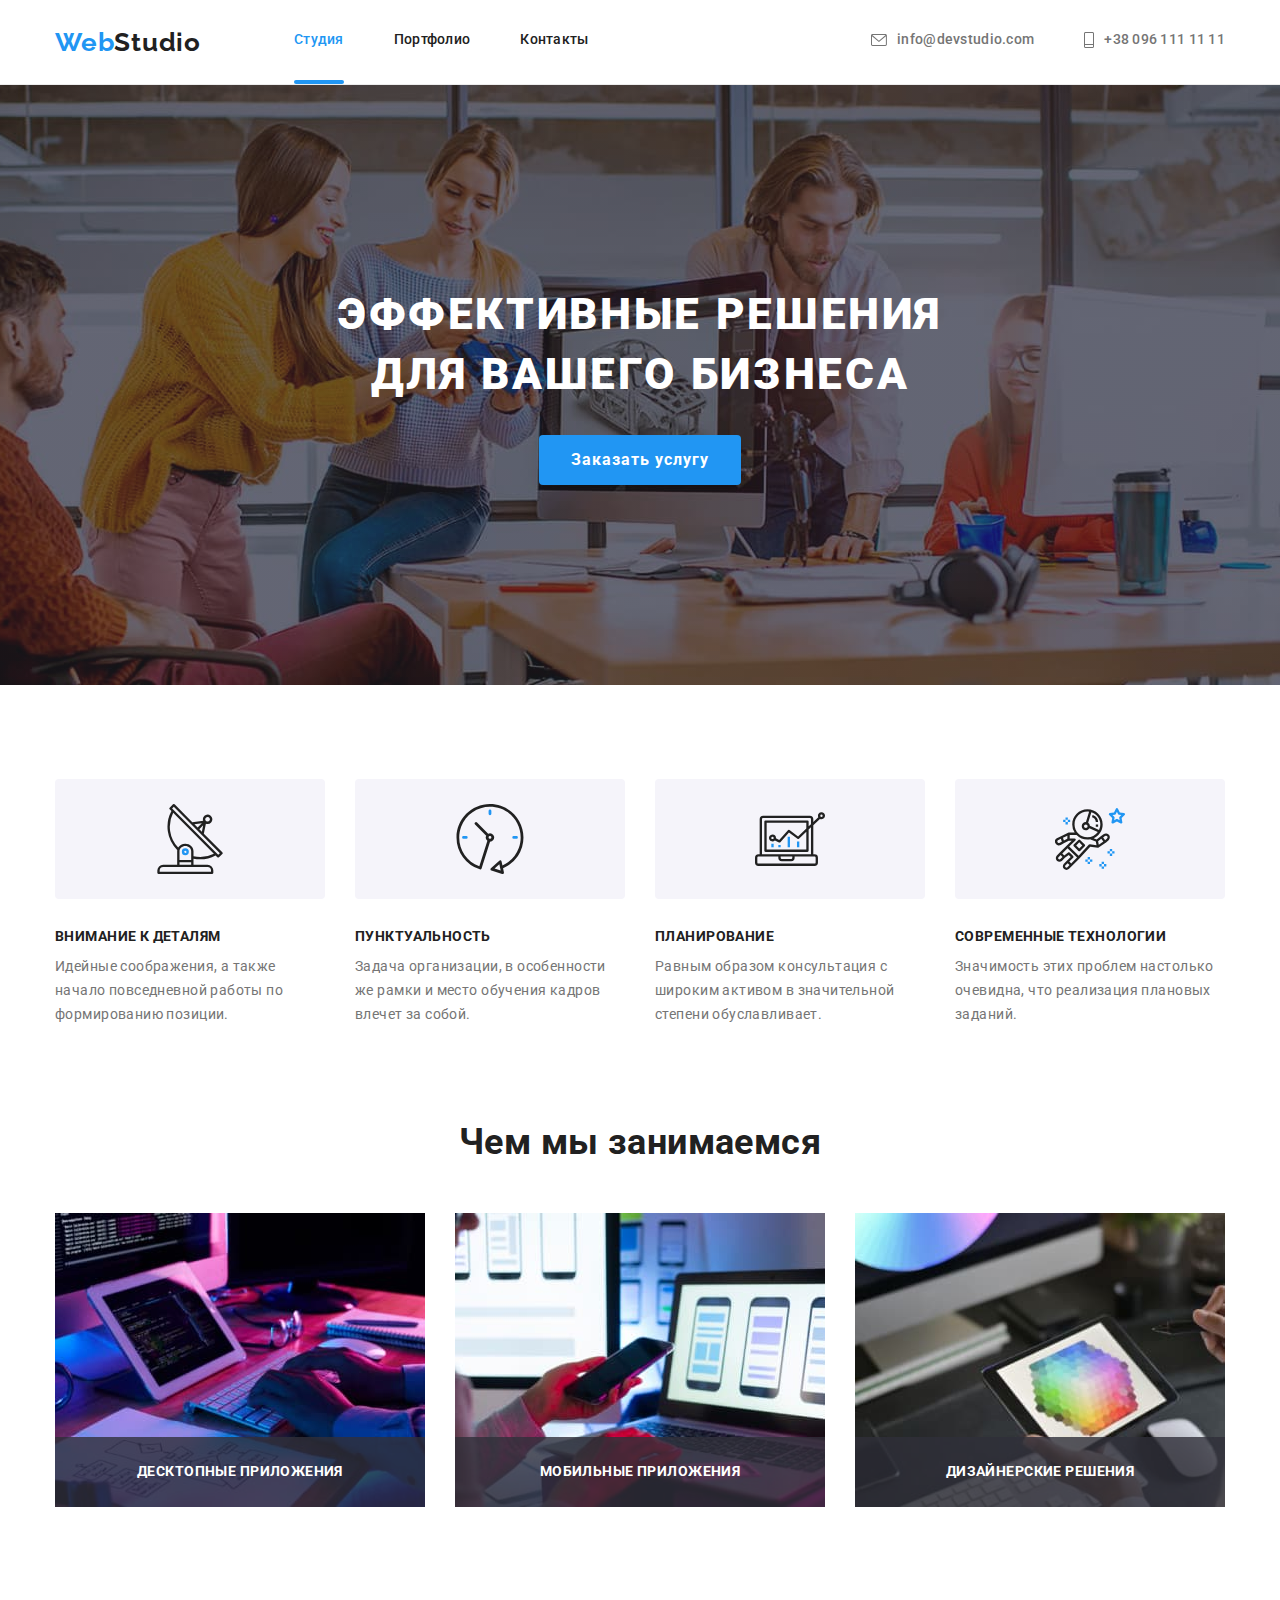
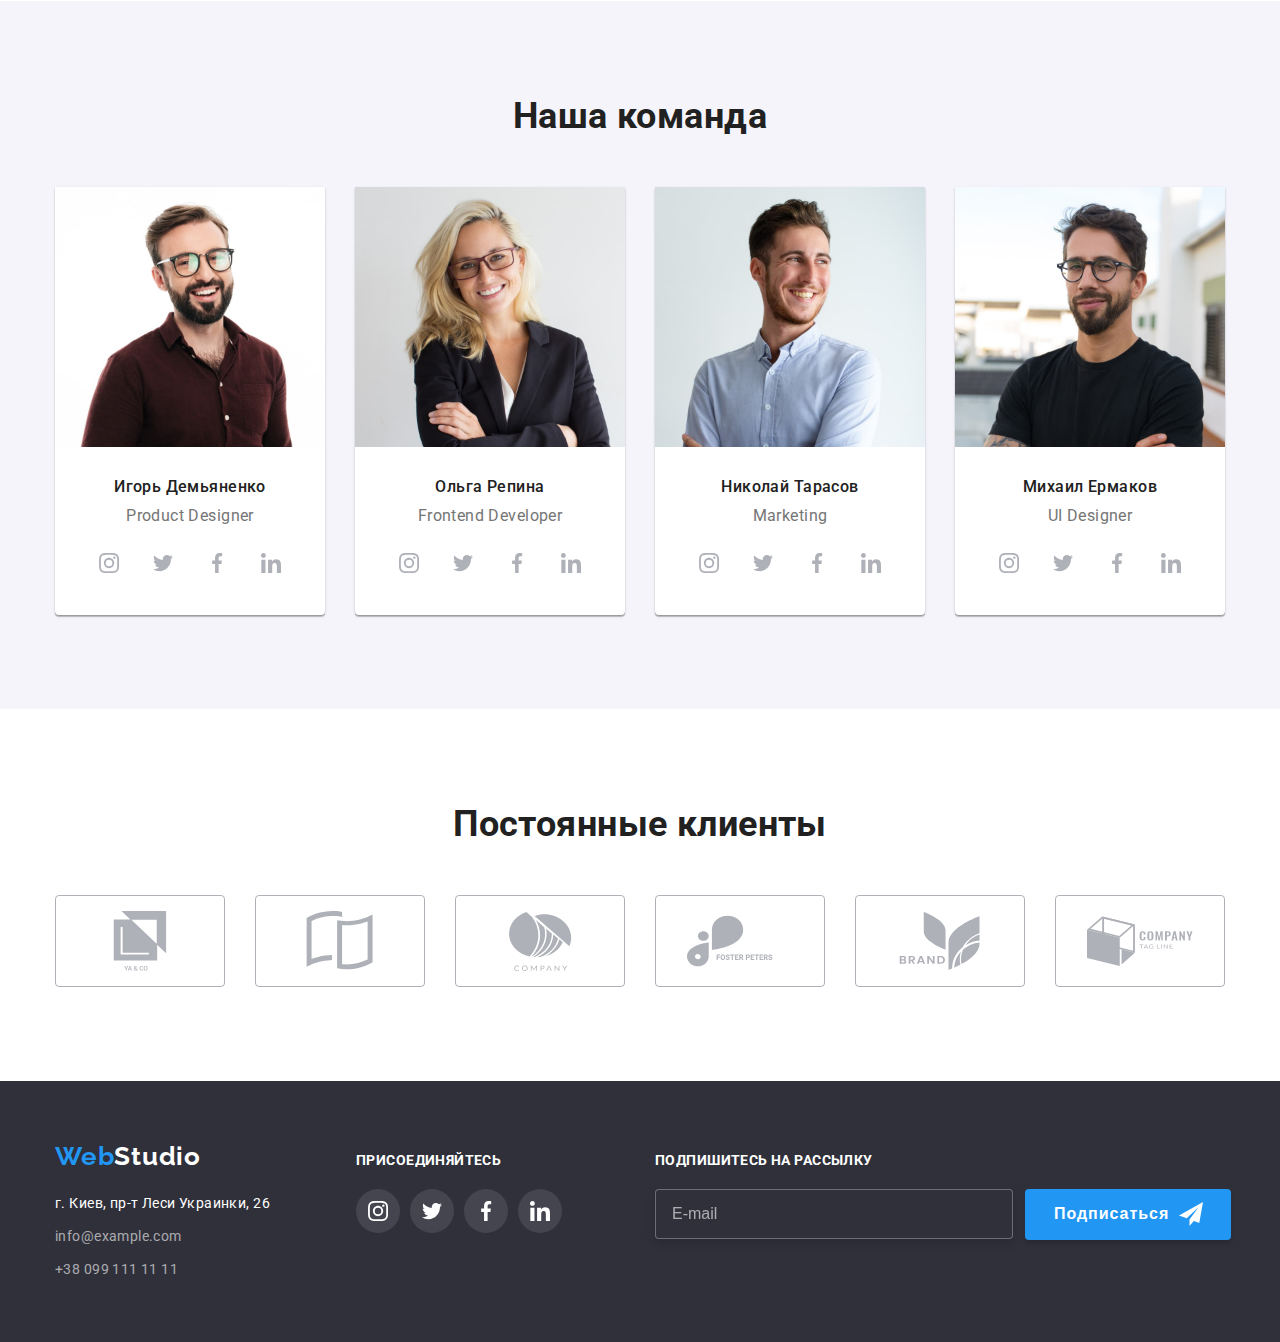
<file: index.html>
<!DOCTYPE html>
<html lang="ru">
   <head>
      <meta charset="UTF-8" />
      <meta http-equiv="X-UA-Compatible" content="IE=edge" />
      <meta name="viewport" content="width=device-width, initial-scale=1.0" />
      <title>Document</title>

      <link rel="preconnect" href="https://fonts.googleapis.com" />
      <link rel="preconnect" href="https://fonts.gstatic.com" crossorigin />
      <link
         href="https://fonts.googleapis.com/css2?family=Raleway:wght@700&family=Roboto:wght@400;500;700;900&display=swap"
         rel="stylesheet"
      />
      <link
         rel="stylesheet"
         href="https://cdnjs.cloudflare.com/ajax/libs/modern-normalize/1.1.0/modern-normalize.min.css"
         integrity="sha512-wpPYUAdjBVSE4KJnH1VR1HeZfpl1ub8YT/NKx4PuQ5NmX2tKuGu6U/JRp5y+Y8XG2tV+wKQpNHVUX03MfMFn9Q=="
         crossorigin="anonymous"
         referrerpolicy="no-referrer"
      />
      <link rel="stylesheet" href="./css/main.min.css" />
   </head>

   <body>
      <header class="header">
         <div class="container header__container">
            <nav class="page-nav">
               <a href="./index.html" lang="en" class="logo"
                  >Web<span class="logo__title">Studio</span></a
               >
               <ul class="nav-links">
                  <li class="nav-links__item">
                     <a class="nav-links__link current-link" href="./index.html"
                        >Студия</a
                     >
                     <div class="hover-line"></div>
                  </li>
                  <li class="nav-links__item">
                     <a
                        class="nav-links__link"
                        href="./portfolio.html"
                        lang="en"
                        >Портфолио</a
                     >
                  </li>
                  <li class="nav-links__item">
                     <a class="nav-links__link" href="#">Контакты</a>
                  </li>
               </ul>
            </nav>
            <ul class="contacts">
               <li class="contacts__item">
                  <a
                     class="contacts__link"
                     href="mailto:info@devstudio.com"
                     lang="en"
                  >
                     <svg class="contacts__icon" width="16" height="12">
                        <use href="./img/sprite.svg#icon-envelope-1"></use>
                     </svg>
                     info@devstudio.com
                  </a>
               </li>
               <li class="contacts__item">
                  <a class="contacts__link" href="tel:+380961111111">
                     <svg class="contacts__icon" width="10" height="16">
                        <use href="./img/sprite.svg#icon-phone"></use>
                     </svg>
                     +38 096 111 11 11</a
                  >
               </li>
            </ul>
         </div>
      </header>
      <main>
         <section class="hero">
            <h1 class="hero__title">Эффективные решения для вашего бизнеса</h1>
            <button type="button" class="modal-btn" data-modal-open>
               Заказать услугу
            </button>
         </section>

         <section class="section">
            <h2 class="section-title visually-hidden">Преимущества</h2>
            <div class="container">
               <ul class="feature-list">
                  <li class="feature-list__item">
                     <div class="wrapper-icon">
                        <svg width="70" height="70">
                           <use href="./img/sprite.svg#icon-antenna"></use>
                        </svg>
                     </div>
                     <h3 class="feature-list__title">Внимание к деталям</h3>
                     <p class="feature-list__description">
                        Идейные соображения, а также начало повседневной работы
                        по формированию позиции.
                     </p>
                  </li>

                  <li class="feature-list__item">
                     <div class="wrapper-icon">
                        <svg width="70" height="70">
                           <use href="./img/sprite.svg#icon-clock"></use>
                        </svg>
                     </div>
                     <h3 class="feature-list__title">Пунктуальность</h3>
                     <p class="feature-list__description">
                        Задача организации, в особенности же рамки и место
                        обучения кадров влечет за собой.
                     </p>
                  </li>

                  <li class="feature-list__item">
                     <div class="wrapper-icon">
                        <svg width="70" height="70">
                           <use href="./img/sprite.svg#icon-diagram"></use>
                        </svg>
                     </div>
                     <h3 class="feature-list__title">Планирование</h3>
                     <p class="feature-list__description">
                        Равным образом консультация с широким активом в
                        значительной степени обуславливает.
                     </p>
                  </li>
                  <li class="feature-list__item">
                     <div class="wrapper-icon">
                        <svg width="70" height="70">
                           <use href="./img/sprite.svg#icon-astronaut"></use>
                        </svg>
                     </div>
                     <h3 class="feature-list__title">Современные технологии</h3>
                     <p class="feature-list__description">
                        Значимость этих проблем настолько очевидна, что
                        реализация плановых заданий.
                     </p>
                  </li>
               </ul>
            </div>
         </section>

         <section class="services">
            <h2 class="section-title">Чем мы занимаемся</h2>
            <div class="container">
               <ul class="services-list">
                  <li class="services-item">
                     <img
                        src="./img/studio-page/what-we-are-doing-1img.jpg"
                        alt="печать на клавиатуре"
                        width="370"
                        height="294"
                     />
                     <div class="services-lable">
                        <p class="lable">Десктопные приложения</p>
                     </div>
                  </li>

                  <li class="services-item">
                     <img
                        src="./img/studio-page/what-we-are-doing-2img.jpg"
                        alt="использование телефона и ноутбука"
                        width="370"
                        height="294"
                     />
                     <div class="services-lable">
                        <p class="lable">Мобильные приложения</p>
                     </div>
                  </li>

                  <li class="services-item">
                     <img
                        src="./img/studio-page/what-we-are-doing-3img.jpg"
                        alt="работа с планшетом"
                        width="370"
                        height="294"
                     />
                     <div class="services-lable">
                        <p class="lable">Дизайнерские решения</p>
                     </div>
                  </li>
               </ul>
            </div>
         </section>

         <section class="section team">
            <h2 class="section-title">Наша команда</h2>
            <div class="container">
               <ul class="team-list">
                  <li class="team-list-item">
                     <img
                        src="./img/studio-page/product-designer-img.jpg"
                        alt="фото Product Designer"
                        width="270"
                        height="260"
                     />
                     <div class="team-wrapper-description">
                        <h3 class="team-member-name">Игорь Демьяненко</h3>
                        <p lang="en" class="description-position">
                           Product Designer
                        </p>
                        <ul class="social-list">
                           <li class="social-list-item">
                              <a href="" class="social-list-link"
                                 ><svg
                                    class="social-list-icon"
                                    width="20"
                                    height="20"
                                 >
                                    <use
                                       href="./img/sprite.svg#icon-instagram"
                                    ></use>
                                 </svg>
                              </a>
                           </li>
                           <li class="social-list-item">
                              <a href="" class="social-list-link"
                                 ><svg
                                    class="social-list-icon"
                                    width="20"
                                    height="20"
                                 >
                                    <use
                                       href="./img/sprite.svg#icon-twitter"
                                    ></use>
                                 </svg>
                              </a>
                           </li>
                           <li class="social-list-item">
                              <a href="" class="social-list-link"
                                 ><svg
                                    class="social-list-icon"
                                    width="20"
                                    height="20"
                                 >
                                    <use
                                       href="./img/sprite.svg#icon-facebook"
                                    ></use>
                                 </svg>
                              </a>
                           </li>
                           <li class="social-list-item">
                              <a href="" class="social-list-link"
                                 ><svg
                                    class="social-list-icon"
                                    width="20"
                                    height="20"
                                 >
                                    <use
                                       href="./img/sprite.svg#icon-linkedin"
                                    ></use>
                                 </svg>
                              </a>
                           </li>
                        </ul>
                     </div>
                  </li>

                  <li class="team-list-item">
                     <img
                        src="./img/studio-page/frontend-developer-img.jpg"
                        alt="фото Frontend Developer"
                        width="270"
                        height="260"
                     />
                     <div class="team-wrapper-description">
                        <h3 class="team-member-name">Ольга Репина</h3>
                        <p lang="en" class="description-position">
                           Frontend Developer
                        </p>
                        <ul class="social-list">
                           <li class="social-list-item">
                              <a href="" class="social-list-link"
                                 ><svg
                                    class="social-list-icon"
                                    width="20"
                                    height="20"
                                 >
                                    <use
                                       href="./img/sprite.svg#icon-instagram"
                                    ></use>
                                 </svg>
                              </a>
                           </li>
                           <li class="social-list-item">
                              <a href="" class="social-list-link"
                                 ><svg
                                    class="social-list-icon"
                                    width="20"
                                    height="20"
                                 >
                                    <use
                                       href="./img/sprite.svg#icon-twitter"
                                    ></use>
                                 </svg>
                              </a>
                           </li>
                           <li class="social-list-item">
                              <a href="" class="social-list-link"
                                 ><svg
                                    class="social-list-icon"
                                    width="20"
                                    height="20"
                                 >
                                    <use
                                       href="./img/sprite.svg#icon-facebook"
                                    ></use>
                                 </svg>
                              </a>
                           </li>
                           <li class="social-list-item">
                              <a href="" class="social-list-link"
                                 ><svg
                                    class="social-list-icon"
                                    width="20"
                                    height="20"
                                 >
                                    <use
                                       href="./img/sprite.svg#icon-linkedin"
                                    ></use>
                                 </svg>
                              </a>
                           </li>
                        </ul>
                     </div>
                  </li>

                  <li class="team-list-item">
                     <img
                        src="./img/studio-page/marketing-img.jpg"
                        alt="фото Marketing"
                        width="270"
                        height="260"
                     />
                     <div class="team-wrapper-description">
                        <h3 class="team-member-name">Николай Тарасов</h3>
                        <p lang="en" class="description-position">Marketing</p>
                        <ul class="social-list">
                           <li class="social-list-item">
                              <a href="" class="social-list-link"
                                 ><svg
                                    class="social-list-icon"
                                    width="20"
                                    height="20"
                                 >
                                    <use
                                       href="./img/sprite.svg#icon-instagram"
                                    ></use>
                                 </svg>
                              </a>
                           </li>
                           <li class="social-list-item">
                              <a href="" class="social-list-link"
                                 ><svg
                                    class="social-list-icon"
                                    width="20"
                                    height="20"
                                 >
                                    <use
                                       href="./img/sprite.svg#icon-twitter"
                                    ></use>
                                 </svg>
                              </a>
                           </li>
                           <li class="social-list-item">
                              <a href="" class="social-list-link"
                                 ><svg
                                    class="social-list-icon"
                                    width="20"
                                    height="20"
                                 >
                                    <use
                                       href="./img/sprite.svg#icon-facebook"
                                    ></use>
                                 </svg>
                              </a>
                           </li>
                           <li class="social-list-item">
                              <a href="" class="social-list-link"
                                 ><svg
                                    class="social-list-icon"
                                    width="20"
                                    height="20"
                                 >
                                    <use
                                       href="./img/sprite.svg#icon-linkedin"
                                    ></use>
                                 </svg>
                              </a>
                           </li>
                        </ul>
                     </div>
                  </li>

                  <li class="team-list-item">
                     <img
                        src="./img/studio-page/ui-gesigner-img.jpg"
                        alt="фото UI Designer"
                        width="270"
                        height="260"
                     />
                     <div class="team-wrapper-description">
                        <h3 class="team-member-name">Михаил Ермаков</h3>
                        <p lang="en" class="description-position">
                           UI Designer
                        </p>
                        <ul class="social-list">
                           <li class="social-list-item">
                              <a href="" class="social-list-link"
                                 ><svg
                                    class="social-list-icon"
                                    width="20"
                                    height="20"
                                 >
                                    <use
                                       href="./img/sprite.svg#icon-instagram"
                                    ></use>
                                 </svg>
                              </a>
                           </li>
                           <li class="social-list-item">
                              <a href="" class="social-list-link"
                                 ><svg
                                    class="social-list-icon"
                                    width="20"
                                    height="20"
                                 >
                                    <use
                                       href="./img/sprite.svg#icon-twitter"
                                    ></use>
                                 </svg>
                              </a>
                           </li>
                           <li class="social-list-item">
                              <a href="" class="social-list-link"
                                 ><svg
                                    class="social-list-icon"
                                    width="20"
                                    height="20"
                                 >
                                    <use
                                       href="./img/sprite.svg#icon-facebook"
                                    ></use>
                                 </svg>
                              </a>
                           </li>
                           <li class="social-list-item">
                              <a href="" class="social-list-link"
                                 ><svg
                                    class="social-list-icon"
                                    width="20"
                                    height="20"
                                 >
                                    <use
                                       href="./img/sprite.svg#icon-linkedin"
                                    ></use>
                                 </svg>
                              </a>
                           </li>
                        </ul>
                     </div>
                  </li>
               </ul>
            </div>
         </section>
         <section class="section clients-section">
            <h2 class="section-title">Постоянные клиенты</h2>
            <div class="container">
               <ul class="clients-list">
                  <li class="clients-list-item">
                     <a href="" class="clients-list-link">
                        <div class="wrapper-clients-icon">
                           <svg
                              class="clients-list-icon"
                              width="106"
                              height="60"
                           >
                              <use href="./img/sprite.svg#icon-company1"></use>
                           </svg>
                        </div>
                     </a>
                  </li>
                  <li class="clients-list-item">
                     <a href="" class="clients-list-link">
                        <div class="wrapper-clients-icon">
                           <svg
                              class="clients-list-icon"
                              width="106"
                              height="60"
                           >
                              <use href="./img/sprite.svg#icon-company2"></use>
                           </svg>
                        </div>
                     </a>
                  </li>
                  <li class="clients-list-item">
                     <a href="" class="clients-list-link">
                        <div class="wrapper-clients-icon">
                           <svg
                              class="clients-list-icon"
                              width="106"
                              height="60"
                           >
                              <use href="./img/sprite.svg#icon-company3"></use>
                           </svg>
                        </div>
                     </a>
                  </li>
                  <li class="clients-list-item">
                     <a href="" class="clients-list-link">
                        <div class="wrapper-clients-icon">
                           <svg
                              class="clients-list-icon"
                              width="106"
                              height="60"
                           >
                              <use href="./img/sprite.svg#icon-company4"></use>
                           </svg>
                        </div>
                     </a>
                  </li>
                  <li class="clients-list-item">
                     <a href="" class="clients-list-link">
                        <div class="wrapper-clients-icon">
                           <svg
                              class="clients-list-icon"
                              width="106"
                              height="60"
                           >
                              <use href="./img/sprite.svg#icon-company5"></use>
                           </svg>
                        </div>
                     </a>
                  </li>
                  <li class="clients-list-item">
                     <a href="" class="clients-list-link">
                        <div class="wrapper-clients-icon">
                           <svg
                              class="clients-list-icon"
                              width="106"
                              height="60"
                           >
                              <use href="./img/sprite.svg#icon-company6"></use>
                           </svg>
                        </div>
                     </a>
                  </li>
               </ul>
            </div>
         </section>
      </main>
      <footer class="footer">
         <div class="container footer-container">
            <div class="footer-adsress-block">
               <a href="./index.html" lang="en" class="logo"
                  >Web<span class="logo-footer__title">Studio</span></a
               >
               <address class="address">
                  г. Киев, пр-т Леси Украинки, 26
               </address>
               <ul class="contacts-footer">
                  <li class="contacts-item-footer">
                     <a
                        href="mailto:info@example.com"
                        class="contacts-link-footer"
                        lang="en"
                        >info@example.com</a
                     >
                  </li>
                  <li class="contacts-item-footer">
                     <a href="tel:+380991111111" class="contacts-link-footer"
                        >+38 099 111 11 11</a
                     >
                  </li>
               </ul>
            </div>
            <div class="contact-us-block">
               <h3 class="social-list-footer-title">присоединяйтесь</h3>
               <ul class="social-list-footer">
                  <li class="social-list-item">
                     <a href="" class="social-list-link-footer"
                        ><svg
                           class="social-list-icon-footer"
                           width="20"
                           height="20"
                        >
                           <use href="./img/sprite.svg#icon-instagram"></use>
                        </svg>
                     </a>
                  </li>
                  <li class="social-list-item">
                     <a href="" class="social-list-link-footer"
                        ><svg
                           class="social-list-icon-footer"
                           width="20"
                           height="20"
                        >
                           <use href="./img/sprite.svg#icon-twitter"></use>
                        </svg>
                     </a>
                  </li>
                  <li class="social-list-item">
                     <a href="" class="social-list-link-footer"
                        ><svg
                           class="social-list-icon-footer"
                           width="20"
                           height="20"
                        >
                           <use href="./img/sprite.svg#icon-facebook"></use>
                        </svg>
                     </a>
                  </li>
                  <li class="social-list-item">
                     <a href="" class="social-list-link-footer"
                        ><svg
                           class="social-list-icon-footer"
                           width="20"
                           height="20"
                        >
                           <use href="./img/sprite.svg#icon-linkedin"></use>
                        </svg>
                     </a>
                  </li>
               </ul>
            </div>
            <form class="contact-form-footer" method="post">
               <strong class="subscribe-us-title"
                  >Подпишитесь на рассылку</strong
               >
               <span class="contact-footer-wrapper">
                  <input
                     name="contact-email"
                     type="email"
                     class="contact-form-email"
                     placeholder="E-mail"
                  />

                  <button type="submit" class="contact-form-footer-btn">
                     Подписаться
                     <svg class="icon-send-email" width="24" height="24">
                        <use href="./img/sprite.svg#icon-send"></use>
                     </svg>
                  </button>
               </span>
            </form>
         </div>
      </footer>
      <div class="backdrop is-hidden" data-modal>
         <div class="modal">
            <button type="button" class="close-modal-button" data-modal-close>
               <svg class="close-modal-icon" width="18" height="18">
                  <use href="./img/sprite.svg#icon-close"></use>
               </svg>
            </button>
            <form class="contact-form">
               <strong class="contact-form-title"
                  >Оставьте свои данные, мы вам перезвоним</strong
               >
               <label class="contact-form-field">
                  <span class="contact-form-fiel-title"> Имя</span>
                  <span class="contact-form-input-wrapper">
                     <input
                        type="text"
                        class="contact-form-input"
                        name="user-name"
                     />
                     <svg class="contact-form-icon" width="18" height="18">
                        <use href="./img/sprite.svg#icon-user-name"></use>
                     </svg> </span
               ></label>
               <label class="contact-form-field">
                  <span class="contact-form-fiel-title">Телефон</span>
                  <span class="contact-form-input-wrapper">
                     <input
                        type="tel"
                        class="contact-form-input"
                        name="user-phone-number"
                     />
                     <svg class="contact-form-icon" width="18" height="18">
                        <use
                           href="./img/sprite.svg#icon-user-phone-number"
                        ></use>
                     </svg> </span
               ></label>
               <label class="contact-form-field">
                  <span class="contact-form-fiel-title">Почта</span>
                  <span class="contact-form-input-wrapper">
                     <input
                        type="email"
                        class="contact-form-input"
                        name="user-email"
                     />
                     <svg class="contact-form-icon" width="18" height="18">
                        <use href="./img/sprite.svg#icon-user-email"></use>
                     </svg> </span
               ></label>
               <label class="contact-form-field">
                  <span class="contact-form-fiel-title">Комментарий</span>
                  <textarea
                     class="contact-form-message"
                     name="user-comment"
                     placeholder="Введите текст"
                  ></textarea>
               </label>
               <span class="contact-form-checkbox-wrapper">
                  <input
                     name="accept-policy"
                     class="contact-form-checkbox visually-hidden"
                     type="checkbox"
                     required
                     id="policy-checkbox"
                  />
                  <label
                     for="policy-checkbox"
                     class="contact-form-checkbox-label"
                  >
                     <span class="contact-form-checkbox-agreement"
                        >Соглашаюсь с рассылкой и принимаю&nbsp;</span
                     >
                     <a class="contact-form-checkbox-link" href="*"
                        >Условия договора</a
                     >
                  </label>
               </span>
               <button type="submit" class="contact-form-btn">Отправить</button>
            </form>
         </div>
      </div>
      <script src="./js/modal.js"></script>
   </body>
</html>
</file>
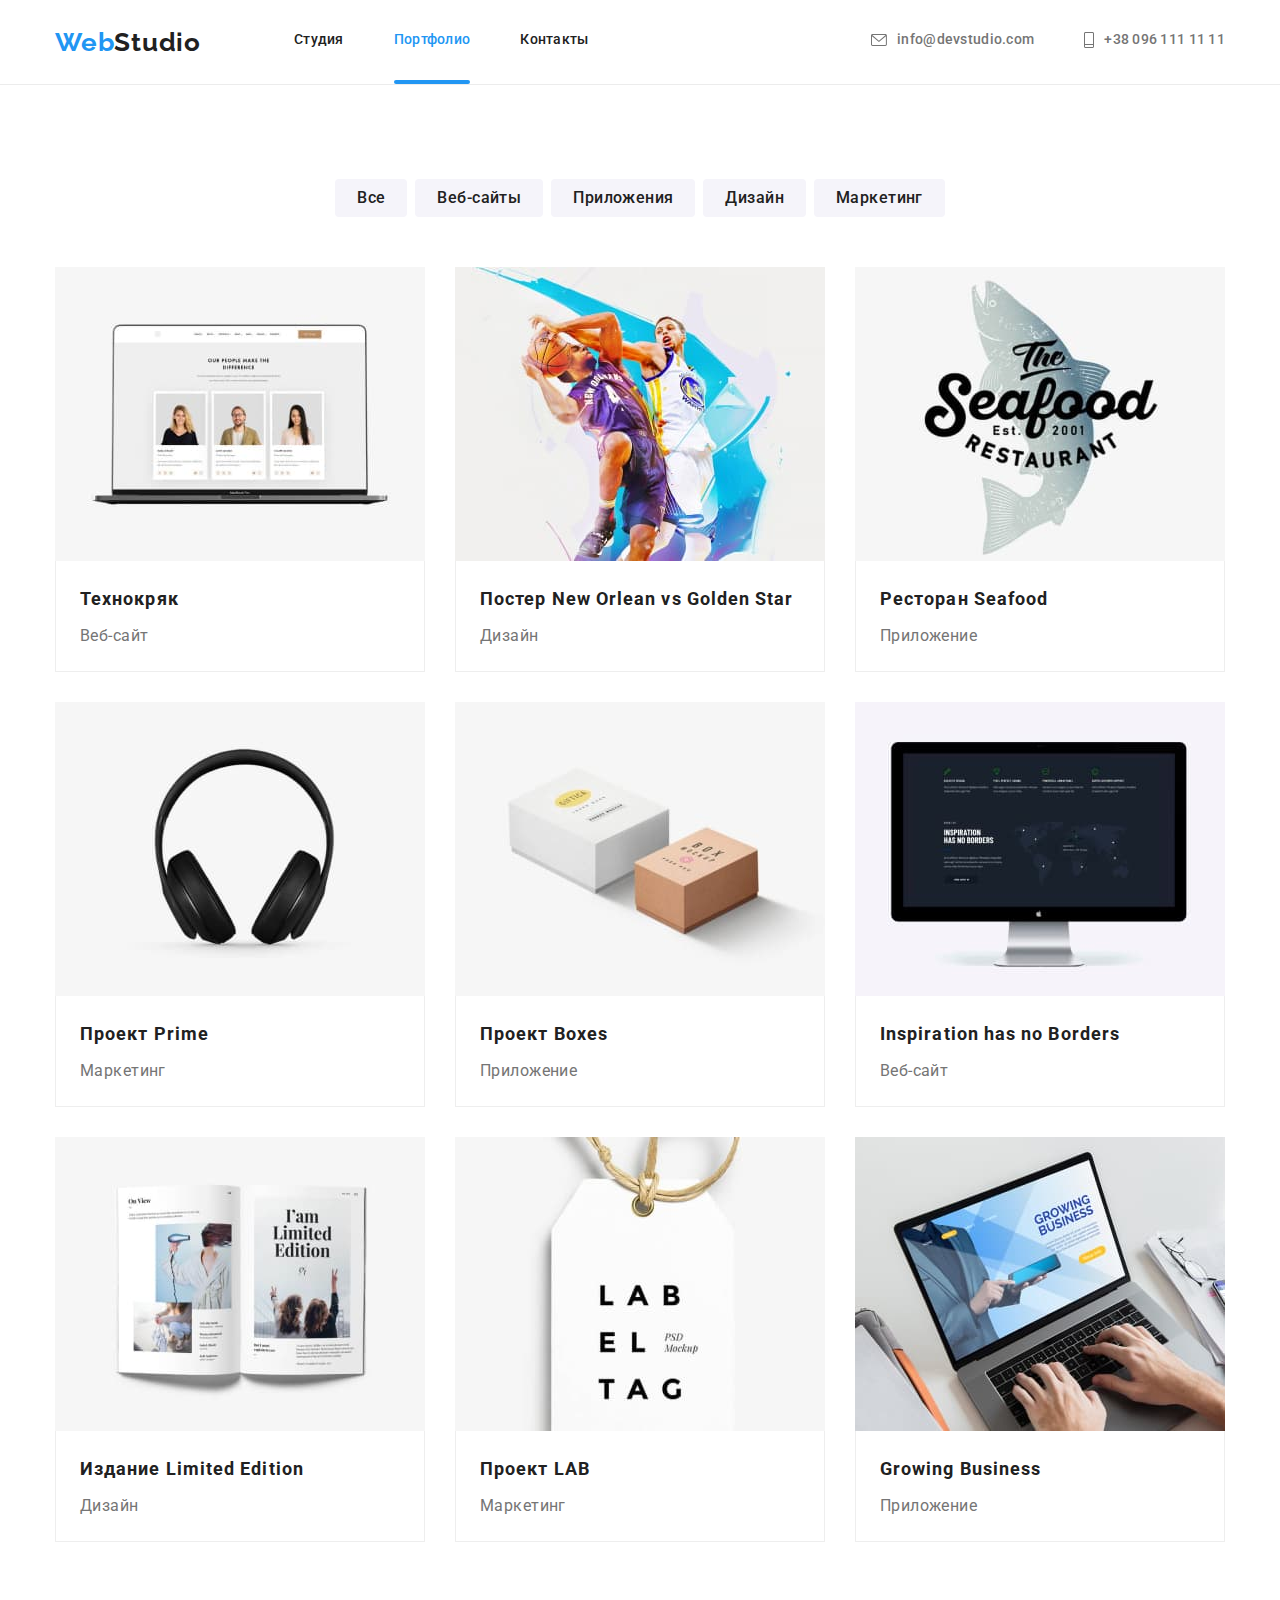
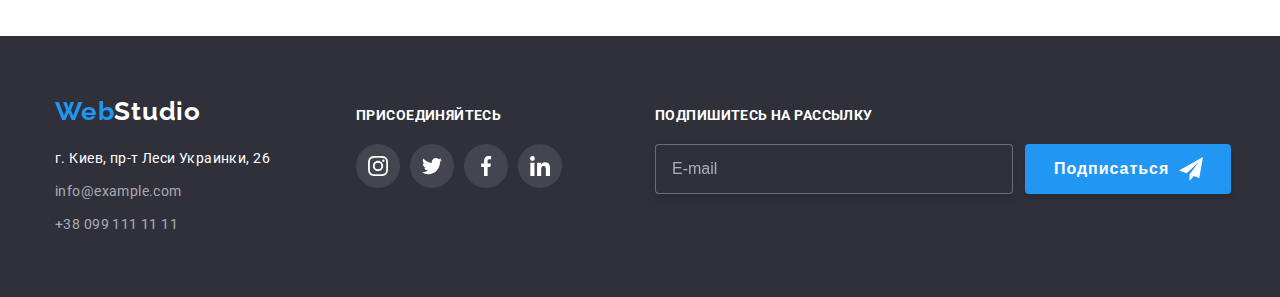
<file: portfolio.html>
<!DOCTYPE html>
<html lang="en">
   <head>
      <meta charset="UTF-8" />
      <meta http-equiv="X-UA-Compatible" content="IE=edge" />
      <meta name="viewport" content="width=device-width, initial-scale=1.0" />
      <title>Document</title>

      <link rel="preconnect" href="https://fonts.googleapis.com" />
      <link rel="preconnect" href="https://fonts.gstatic.com" crossorigin />
      <link
         href="https://fonts.googleapis.com/css2?family=Raleway:wght@700&family=Roboto:wght@400;500;700;900&display=swap"
         rel="stylesheet"
      />
      <link
         rel="stylesheet"
         href="https://cdnjs.cloudflare.com/ajax/libs/modern-normalize/1.1.0/modern-normalize.min.css"
         integrity="sha512-wpPYUAdjBVSE4KJnH1VR1HeZfpl1ub8YT/NKx4PuQ5NmX2tKuGu6U/JRp5y+Y8XG2tV+wKQpNHVUX03MfMFn9Q=="
         crossorigin="anonymous"
         referrerpolicy="no-referrer"
      />
      <link rel="stylesheet" href="./css/main.min.css" />
   </head>
   <body>
      <header class="header">
         <div class="container header__container">
            <nav class="page-nav">
               <a href="./index.html" lang="en" class="logo"
                  >Web<span class="logo__title">Studio</span></a
               >
               <ul class="nav-links">
                  <li class="nav-links__item">
                     <a class="nav-links__link" href="./index.html">Студия</a>
                  </li>
                  <li class="nav-links__item">
                     <a
                        class="nav-links__link current-link"
                        href="./portfolio.html"
                        lang="en"
                        >Портфолио</a
                     >
                     <div class="hover-line"></div>
                  </li>
                  <li class="nav-links__item">
                     <a class="nav-links__link" href="#">Контакты</a>
                  </li>
               </ul>
            </nav>
            <ul class="contacts">
               <li class="contacts__item">
                  <a
                     class="contacts__link"
                     href="mailto:info@devstudio.com"
                     lang="en"
                  >
                     <svg class="contacts__icon" width="16" height="12">
                        <use href="./img/sprite.svg#icon-envelope-1"></use>
                     </svg>
                     info@devstudio.com
                  </a>
               </li>
               <li class="contacts__item">
                  <a class="contacts__link" href="tel:+380961111111">
                     <svg class="contacts__icon" width="10" height="16">
                        <use href="./img/sprite.svg#icon-phone"></use>
                     </svg>
                     +38 096 111 11 11</a
                  >
               </li>
            </ul>
         </div>
      </header>
      <main>
         <h1 class="visually-hidden">Портфолио</h1>

         <section class="section filter-section">
            <h2 class="visually-hidden">Фильтр</h2>
            <div class="container filter-container">
               <ul class="button-filter-list">
                  <li class="button-filter-list-unit">
                     <button type="button" class="button-filter-item">
                        Все
                     </button>
                  </li>
                  <li class="button-filter-list-unit">
                     <button type="button" class="button-filter-item">
                        Веб-сайты
                     </button>
                  </li>
                  <li class="button-filter-list-unit">
                     <button type="button" class="button-filter-item">
                        Приложения
                     </button>
                  </li>
                  <li class="button-filter-list-unit">
                     <button type="button" class="button-filter-item">
                        Дизайн
                     </button>
                  </li>
                  <li class="button-filter-list-unit">
                     <button type="button" class="button-filter-item">
                        Маркетинг
                     </button>
                  </li>
               </ul>

               <ul class="projects-list">
                  <li class="projects-list-item">
                     <a class="projects-list-link" href="#">
                        <div class="projects-thumb">
                           <img
                              class="no-gap"
                              src="./img/portfolio-page/project1.jpg"
                              alt="Экран
                        ноутбука с активной страницей веб-сайта"
                              width="370"
                              height="294"
                           />

                           <p class="overlay">
                              Ресурс предлагает комплексные предложения с разным
                              уровнем функционала и сервисов. Все это позволит
                              посетителю получить исчерпывающие сведения о
                              компании или частном лице.
                           </p>
                        </div>
                        <div class="description-projects">
                           <h3 class="description-projects-title">Технокряк</h3>
                           <p class="description-projects-subtitle">Веб-сайт</p>
                        </div>
                     </a>
                  </li>
                  <li class="projects-list-item">
                     <a class="projects-list-link" href="#">
                        <div class="projects-thumb">
                           <img
                              class="no-gap"
                              src="./img/portfolio-page/project2.jpg"
                              alt="Игра двух баскетболистов"
                              width="370"
                              height="294"
                           />

                           <p class="overlay">
                              Ресурс предлагает комплексные предложения с разным
                              уровнем функционала и сервисов. Все это позволит
                              посетителю получить исчерпывающие сведения о
                              компании или частном лице.
                           </p>
                        </div>
                        <div class="description-projects">
                           <h3 class="description-projects-title">
                              Постер
                              <span lang="en">New Orlean vs Golden Star</span>
                           </h3>
                           <p class="description-projects-subtitle">Дизайн</p>
                        </div></a
                     >
                  </li>
                  <li class="projects-list-item">
                     <a class="projects-list-link" href="#">
                        <div class="projects-thumb">
                           <img
                              class="no-gap"
                              src="./img/portfolio-page/project3.jpg"
                              alt="Логотип ресторана Seafood"
                              width="370"
                              height="294"
                           />

                           <p class="overlay">
                              Ресурс предлагает комплексные предложения с разным
                              уровнем функционала и сервисов. Все это позволит
                              посетителю получить исчерпывающие сведения о
                              компании или частном лице.
                           </p>
                        </div>
                        <div class="description-projects">
                           <h3 class="description-projects-title">
                              Ресторан <span lang="en">Seafood</span>
                           </h3>
                           <p class="description-projects-subtitle">
                              Приложение
                           </p>
                        </div></a
                     >
                  </li>

                  <li class="projects-list-item">
                     <a class="projects-list-link" href="#">
                        <div class="projects-thumb">
                           <img
                              class="no-gap"
                              src="./img/portfolio-page/project4.jpg"
                              alt="Чёрные наушники"
                              width="370"
                              height="294"
                           />

                           <p class="overlay">
                              Ресурс предлагает комплексные предложения с разным
                              уровнем функционала и сервисов. Все это позволит
                              посетителю получить исчерпывающие сведения о
                              компании или частном лице.
                           </p>
                        </div>
                        <div class="description-projects">
                           <h3 class="description-projects-title">
                              Проект <span lang="en">Prime</span>
                           </h3>
                           <p class="description-projects-subtitle">
                              Маркетинг
                           </p>
                        </div></a
                     >
                  </li>
                  <li class="projects-list-item">
                     <a class="projects-list-link" href="#">
                        <div class="projects-thumb">
                           <img
                              class="no-gap"
                              src="./img/portfolio-page/project5.jpg"
                              alt="Две коробки:белая и бежевая"
                              width="370"
                              height="294"
                           />

                           <p class="overlay">
                              Ресурс предлагает комплексные предложения с разным
                              уровнем функционала и сервисов. Все это позволит
                              посетителю получить исчерпывающие сведения о
                              компании или частном лице.
                           </p>
                        </div>
                        <div class="description-projects">
                           <h3 class="description-projects-title">
                              Проект <span lang="en">Boxes</span>
                           </h3>
                           <p class="description-projects-subtitle">
                              Приложение
                           </p>
                        </div></a
                     >
                  </li>
                  <li class="projects-list-item">
                     <a class="projects-list-link" href="#">
                        <div class="projects-thumb">
                           <img
                              class="no-gap"
                              src="./img/portfolio-page/project6.jpg"
                              alt="Стационарный монитор"
                              width="370"
                              height="294"
                           />

                           <p class="overlay">
                              Ресурс предлагает комплексные предложения с разным
                              уровнем функционала и сервисов. Все это позволит
                              посетителю получить исчерпывающие сведения о
                              компании или частном лице.
                           </p>
                        </div>
                        <div class="description-projects">
                           <h3 class="description-projects-title" lang="en">
                              Inspiration has no Borders
                           </h3>
                           <p class="description-projects-subtitle">Веб-сайт</p>
                        </div></a
                     >
                  </li>

                  <li class="projects-list-item">
                     <a class="projects-list-link" href="#">
                        <div class="projects-thumb">
                           <img
                              class="no-gap"
                              src="./img/portfolio-page/project7.jpg"
                              alt="Разворот книги"
                              width="370"
                              height="294"
                           />

                           <p class="overlay">
                              Ресурс предлагает комплексные предложения с разным
                              уровнем функционала и сервисов. Все это позволит
                              посетителю получить исчерпывающие сведения о
                              компании или частном лице.
                           </p>
                        </div>
                        <div class="description-projects">
                           <h3 class="description-projects-title">
                              Издание
                              <span lang="en">Limited Edition</span>
                           </h3>
                           <p class="description-projects-subtitle">Дизайн</p>
                        </div></a
                     >
                  </li>
                  <li class="projects-list-item">
                     <a class="projects-list-link" href="#">
                        <div class="projects-thumb">
                           <img
                              class="no-gap"
                              src="./img/portfolio-page/project8.jpg"
                              alt="Бирка со шнурком и ушком"
                              width="370"
                              height="294"
                           />

                           <p class="overlay">
                              Ресурс предлагает комплексные предложения с разным
                              уровнем функционала и сервисов. Все это позволит
                              посетителю получить исчерпывающие сведения о
                              компании или частном лице.
                           </p>
                        </div>
                        <div class="description-projects">
                           <h3 class="description-projects-title">
                              Проект <span lang="en">LAB</span>
                           </h3>
                           <p class="description-projects-subtitle">
                              Маркетинг
                           </p>
                        </div></a
                     >
                  </li>
                  <li class="projects-list-item">
                     <a class="projects-list-link" href="#">
                        <div class="projects-thumb">
                           <img
                              class="no-gap"
                              src="./img/portfolio-page/project9.jpg"
                              alt="Работа за ноутбуком"
                              width="370"
                              height="294"
                           />

                           <p class="overlay">
                              Ресурс предлагает комплексные предложения с разным
                              уровнем функционала и сервисов. Все это позволит
                              посетителю получить исчерпывающие сведения о
                              компании или частном лице.
                           </p>
                        </div>
                        <div class="description-projects">
                           <h3 class="description-projects-title" lang="en">
                              Growing Business
                           </h3>
                           <p class="description-projects-subtitle">
                              Приложение
                           </p>
                        </div></a
                     >
                  </li>
               </ul>
            </div>
         </section>
      </main>
      <footer class="footer">
         <div class="container footer-container">
            <div class="footer-adsress-block">
               <a href="./index.html" lang="en" class="logo"
                  >Web<span class="logo-footer__title">Studio</span></a
               >
               <address class="address">
                  г. Киев, пр-т Леси Украинки, 26
               </address>
               <ul class="contacts-footer">
                  <li class="contacts-item-footer">
                     <a
                        href="mailto:info@example.com"
                        class="contacts-link-footer"
                        lang="en"
                        >info@example.com</a
                     >
                  </li>
                  <li class="contacts-item-footer">
                     <a href="tel:+380991111111" class="contacts-link-footer"
                        >+38 099 111 11 11</a
                     >
                  </li>
               </ul>
            </div>
            <div class="contact-us-block">
               <h3 class="social-list-footer-title">присоединяйтесь</h3>
               <ul class="social-list-footer">
                  <li class="social-list-item">
                     <a href="" class="social-list-link-footer"
                        ><svg
                           class="social-list-icon-footer"
                           width="20"
                           height="20"
                        >
                           <use href="./img/sprite.svg#icon-instagram"></use>
                        </svg>
                     </a>
                  </li>
                  <li class="social-list-item">
                     <a href="" class="social-list-link-footer"
                        ><svg
                           class="social-list-icon-footer"
                           width="20"
                           height="20"
                        >
                           <use href="./img/sprite.svg#icon-twitter"></use>
                        </svg>
                     </a>
                  </li>
                  <li class="social-list-item">
                     <a href="" class="social-list-link-footer"
                        ><svg
                           class="social-list-icon-footer"
                           width="20"
                           height="20"
                        >
                           <use href="./img/sprite.svg#icon-facebook"></use>
                        </svg>
                     </a>
                  </li>
                  <li class="social-list-item">
                     <a href="" class="social-list-link-footer"
                        ><svg
                           class="social-list-icon-footer"
                           width="20"
                           height="20"
                        >
                           <use href="./img/sprite.svg#icon-linkedin"></use>
                        </svg>
                     </a>
                  </li>
               </ul>
            </div>
            <form class="contact-form-footer" method="post">
               <strong class="subscribe-us-title"
                  >Подпишитесь на рассылку</strong
               >
               <span class="contact-footer-wrapper">
                  <input
                     name="contact-email"
                     type="email"
                     class="contact-form-email"
                     placeholder="E-mail"
                  />

                  <button type="submit" class="contact-form-footer-btn">
                     Подписаться
                     <svg class="icon-send-email" width="24" height="24">
                        <use href="./img/sprite.svg#icon-send"></use>
                     </svg>
                  </button>
               </span>
            </form>
         </div>
      </footer>
   </body>
</html>
</file>
<file: css/main.min.css>
:root{--primary-color: #212121;--secondary-color: #757575;--white-color: #ffffff;--accent-color: #2196f3;--secondary-font-title: 'Raleway', sans-serif;--primary-font-title: 'Roboto', sans-serif;--secondary-background-color: #f5f4fa;--header-footer-background-color: #2f303a;--fill-icon-color: #afb1b8}.visually-hidden{position:absolute;width:1px;height:1px;margin:-1px;border:0;padding:0;white-space:nowrap;-webkit-clip-path:inset(100%);clip-path:inset(100%);clip:rect(0 0 0 0);overflow:hidden}html{-webkit-box-sizing:border-box;box-sizing:border-box}*,*::after,*::before{margin:0;padding:0;-webkit-box-sizing:inherit;box-sizing:inherit}a{text-decoration:none}ul{list-style:none}input,textarea{outline:none}img{width:100%;height:auto;display:block}button{cursor:pointer;border:none}body{font-size:14px;font-weight:400;font-style:normal;font-family:'Roboto', sans-serif;letter-spacing:0.03em;color:var(--primary-color);background-color:var(--white-color)}.container{width:1200px;margin:0 auto;padding:0 15px}.section{padding:94px 0}.logo{font-family:var(--secondary-font-title);font-weight:700;font-size:26px;line-height:1.19;letter-spacing:0.03em;color:#2196f3;margin-right:93px}.logo__title{color:var(--primary-color)}.logo-footer{display:block}.logo-footer__title{color:var(--white-color)}.modal-btn{font-family:inherit;font-weight:700;font-style:inherit;font-size:16px;line-height:1.88;letter-spacing:0.06em;background-color:var(--accent-color);color:var(--white-color);-webkit-box-shadow:0px 4px 4px rgba(0,0,0,0.15);box-shadow:0px 4px 4px rgba(0,0,0,0.15);border-radius:4px;padding:10px 32px;margin-top:30px;min-width:200px;-webkit-transition:background-color 250ms cubic-bezier(0.4, 0, 0.2, 1),border-color 250ms cubic-bezier(0.4, 0, 0.2, 1),-webkit-box-shadow 250ms cubic-bezier(0.4, 0, 0.2, 1);transition:background-color 250ms cubic-bezier(0.4, 0, 0.2, 1),border-color 250ms cubic-bezier(0.4, 0, 0.2, 1),-webkit-box-shadow 250ms cubic-bezier(0.4, 0, 0.2, 1);transition:background-color 250ms cubic-bezier(0.4, 0, 0.2, 1),border-color 250ms cubic-bezier(0.4, 0, 0.2, 1),box-shadow 250ms cubic-bezier(0.4, 0, 0.2, 1);transition:background-color 250ms cubic-bezier(0.4, 0, 0.2, 1),border-color 250ms cubic-bezier(0.4, 0, 0.2, 1),box-shadow 250ms cubic-bezier(0.4, 0, 0.2, 1),-webkit-box-shadow 250ms cubic-bezier(0.4, 0, 0.2, 1)}.modal-btn:hover,.modal-btn:focus{background-color:#188ce8;-webkit-box-shadow:0px 4px 4px rgba(0,0,0,0.15);box-shadow:0px 4px 4px rgba(0,0,0,0.15);border-radius:4px}.backdrop{position:fixed;top:0;left:0;width:100%;height:100%;background-color:rgba(0,0,0,0.2);opacity:1;-webkit-transition:opacity 250ms cubic-bezier(0.4, 0, 0.2, 1),visibility 250ms cubic-bezier(0.4, 0, 0.2, 1);transition:opacity 250ms cubic-bezier(0.4, 0, 0.2, 1),visibility 250ms cubic-bezier(0.4, 0, 0.2, 1)}.backdrop.is-hidden{opacity:0;pointer-events:none;visibility:hidden}.backdrop.is-hidden .modal{-webkit-transform:translate(-50%, -50%) scale(1.1);transform:translate(-50%, -50%) scale(1.1)}.contact-form-btn{display:block;padding:10px 55px;background:var(--accent-color);-webkit-box-shadow:0px 4px 4px rgba(0,0,0,0.15);box-shadow:0px 4px 4px rgba(0,0,0,0.15);border-radius:4px;font-weight:700;font-size:16px;line-height:1.9;letter-spacing:0.06em;color:var(--white-color);margin:0 auto;margin-top:30px;-webkit-transition:background-color 250ms cubic-bezier(0.4, 0, 0.2, 1);transition:background-color 250ms cubic-bezier(0.4, 0, 0.2, 1)}.contact-form-btn:focus,.contact-form-btn:hover{background-color:#188ce8;-webkit-box-shadow:0px 4px 4px rgba(0,0,0,0.15);box-shadow:0px 4px 4px rgba(0,0,0,0.15);border-radius:4px}.modal{position:absolute;top:50%;left:50%;-webkit-transform:translate(-50%, -50%) scale(1);transform:translate(-50%, -50%) scale(1);min-width:528px;min-height:581px;background-color:var(--white-color);-webkit-box-shadow:0px 1px 3px rgba(0,0,0,0.12),0px 1px 1px rgba(0,0,0,0.14),0px 2px 1px rgba(0,0,0,0.2);box-shadow:0px 1px 3px rgba(0,0,0,0.12),0px 1px 1px rgba(0,0,0,0.14),0px 2px 1px rgba(0,0,0,0.2);border-radius:4px;-webkit-transition:-webkit-transform 250ms cubic-bezier(0.4, 0, 0.2, 1);transition:-webkit-transform 250ms cubic-bezier(0.4, 0, 0.2, 1);transition:transform 250ms cubic-bezier(0.4, 0, 0.2, 1);transition:transform 250ms cubic-bezier(0.4, 0, 0.2, 1), -webkit-transform 250ms cubic-bezier(0.4, 0, 0.2, 1);padding:40px}.close-modal-icon{background-color:var(--white-color);-webkit-transition:fill 250ms cubic-bezier(0.4, 0, 0.2, 1);transition:fill 250ms cubic-bezier(0.4, 0, 0.2, 1)}.close-modal-button{position:absolute;display:-webkit-box;display:-ms-flexbox;display:flex;-webkit-box-align:center;-ms-flex-align:center;align-items:center;-webkit-box-pack:center;-ms-flex-pack:center;justify-content:center;-ms-flex-item-align:end;align-self:flex-end;top:8px;right:8px;width:30px;height:30px;background-color:var(--white-color);border:1px solid rgba(0,0,0,0.1);border-radius:50%}.close-modal-button:hover,.close-modal-button:focus{fill:var(--accent-color)}.contact-form-field{display:block}.contact-form-input{width:100%;height:40px;border:1px solid rgba(33,33,33,0.2);border-radius:4px;padding:12px 42px;-webkit-transition:border-color 250ms cubic-bezier(0.4, 0, 0.2, 1);transition:border-color 250ms cubic-bezier(0.4, 0, 0.2, 1)}.contact-form-input:focus{border-color:var(--accent-color)}.contact-form-title{display:-webkit-box;display:-ms-flexbox;display:flex;-webkit-box-pack:center;-ms-flex-pack:center;justify-content:center;font-weight:700;font-size:20px;line-height:1.15;margin-bottom:12px}.contact-form-fiel-title{font-size:12px;line-height:1.17;letter-spacing:0.01em;color:var(--secondary-color)}.contact-form-message{display:block;width:100%;resize:none;height:120px;padding:12px 16px;margin-top:4px;margin-bottom:20px;border:1px solid rgba(33,33,33,0.2);-webkit-box-sizing:border-box;box-sizing:border-box;border-radius:4px;-webkit-transition:border-color 250ms cubic-bezier(0.4, 0, 0.2, 1);transition:border-color 250ms cubic-bezier(0.4, 0, 0.2, 1)}.contact-form-message::-webkit-input-placeholder{line-height:1.14;letter-spacing:0.01em;color:rgba(117,117,117,0.5)}.contact-form-message:-ms-input-placeholder{line-height:1.14;letter-spacing:0.01em;color:rgba(117,117,117,0.5)}.contact-form-message::-ms-input-placeholder{line-height:1.14;letter-spacing:0.01em;color:rgba(117,117,117,0.5)}.contact-form-message::placeholder{line-height:1.14;letter-spacing:0.01em;color:rgba(117,117,117,0.5)}.contact-form-message:focus{border-color:var(--accent-color)}.contact-form-checkbox-agreement{line-height:1.71;color:var(--secondary-color)}.contact-form-input-wrapper{position:relative;display:block;margin-top:4px;margin-bottom:10px}.contact-form-icon{position:absolute;display:block;top:50%;-webkit-transform:translateY(-50%);transform:translateY(-50%);left:12px;-webkit-transition:fill 250ms cubic-bezier(0.4, 0, 0.2, 1);transition:fill 250ms cubic-bezier(0.4, 0, 0.2, 1)}.contact-form-input:focus+.contact-form-icon{fill:var(--accent-color)}.contact-form-checkbox-wrapper{display:-webkit-box;display:-ms-flexbox;display:flex;-webkit-box-align:center;-ms-flex-align:center;align-items:center;-webkit-box-pack:center;-ms-flex-pack:center;justify-content:center;margin:0 auto}.contact-form-checkbox{width:16px;height:15px;color:var(--primary-color)}.contact-form-checkbox-link{text-decoration:underline;color:var(--accent-color)}.contact-form-checkbox-label{display:-webkit-box;display:-ms-flexbox;display:flex;-webkit-box-align:center;-ms-flex-align:center;align-items:center}.contact-form-checkbox-label::before{content:'';display:inline-block;width:16px;height:15px;border:2px solid var(--primary-color);border-radius:2px;cursor:pointer;margin-right:9px}.contact-form-checkbox:checked+.contact-form-checkbox-label::before{background-image:url(../img/Vector.svg);background-size:auto auto;background-repeat:no-repeat;background-position:center;background-color:var(--accent-color);border:none}.contact-form-checkbox:focus+.contact-form-checkbox-label::before{outline:1px solid var(--accent-color)}.social-list{display:-webkit-box;display:-ms-flexbox;display:flex;-webkit-box-pack:justify;-ms-flex-pack:justify;justify-content:space-between}.social-list-link{display:-webkit-box;display:-ms-flexbox;display:flex;-webkit-box-align:center;-ms-flex-align:center;align-items:center;-webkit-box-pack:center;-ms-flex-pack:center;justify-content:center;width:44px;height:44px;background-color:var(--white-color);border-radius:50%;-webkit-transition:background-color 250ms cubic-bezier(0.4, 0, 0.2, 1);transition:background-color 250ms cubic-bezier(0.4, 0, 0.2, 1)}.social-list-link:hover,.social-list-link:focus{background-color:var(--accent-color)}.social-list-icon{fill:var(--fill-icon-color)}.social-list-link:hover .social-list-icon,.social-list-link:focus .social-list-icon{fill:var(--white-color)}.social-list-footer-title{font-weight:bold;font-size:14px;line-height:1.14;margin-bottom:20px;text-transform:uppercase;color:var(--white-color)}.social-list-footer{display:-webkit-box;display:-ms-flexbox;display:flex;width:206px;-webkit-box-pack:justify;-ms-flex-pack:justify;justify-content:space-between}.social-list-icon-footer{fill:var(--white-color)}.social-list-link-footer{display:-webkit-box;display:-ms-flexbox;display:flex;-webkit-box-align:center;-ms-flex-align:center;align-items:center;-webkit-box-pack:center;-ms-flex-pack:center;justify-content:center;border-radius:50%;width:44px;height:44px;background-color:rgba(255,255,255,0.1);-webkit-transition:background-color 250ms cubic-bezier(0.4, 0, 0.2, 1);transition:background-color 250ms cubic-bezier(0.4, 0, 0.2, 1)}.social-list-link-footer:hover,.social-list-link-footer:focus{background-color:var(--accent-color)}.contacts-link-footer:hover,.contacts-link-footer:focus{color:var(--accent-color);fill:var(--accent-color)}.contact-us-block{margin-left:70px}.overlay{position:absolute;top:0;left:0;width:100%;height:100%;padding:63px 24px;opacity:0;font-size:18px;line-height:1.56;color:var(--white-color);background-color:rgba(33,150,243,0.9);-webkit-transform:translateY(100%);transform:translateY(100%);-webkit-transition:opacity 250ms cubic-bezier(0.4, 0, 0.2, 1),-webkit-transform 250ms cubic-bezier(0.4, 0, 0.2, 1);transition:opacity 250ms cubic-bezier(0.4, 0, 0.2, 1),-webkit-transform 250ms cubic-bezier(0.4, 0, 0.2, 1);transition:transform 250ms cubic-bezier(0.4, 0, 0.2, 1),opacity 250ms cubic-bezier(0.4, 0, 0.2, 1);transition:transform 250ms cubic-bezier(0.4, 0, 0.2, 1),opacity 250ms cubic-bezier(0.4, 0, 0.2, 1),-webkit-transform 250ms cubic-bezier(0.4, 0, 0.2, 1)}.projects-list-link:hover .overlay,.projects-list-link:focus .overlay{-webkit-transform:translateY(0);transform:translateY(0);opacity:1}.button-filter-item{-webkit-box-align:center;-ms-flex-align:center;align-items:center;text-align:center;height:38px;padding:6px 22px;margin-top:0;margin-bottom:50px;margin-left:0;border-radius:4px;font-weight:500;font-size:16px;line-height:1.63;letter-spacing:inherit;color:inherit;font-family:inherit;font-style:inherit;background:var(--secondary-background-color);-webkit-transition:background-color 250ms cubic-bezier(0.4, 0, 0.2, 1),color 250ms cubic-bezier(0.4, 0, 0.2, 1),-webkit-box-shadow 250ms cubic-bezier(0.4, 0, 0.2, 1);transition:background-color 250ms cubic-bezier(0.4, 0, 0.2, 1),color 250ms cubic-bezier(0.4, 0, 0.2, 1),-webkit-box-shadow 250ms cubic-bezier(0.4, 0, 0.2, 1);transition:background-color 250ms cubic-bezier(0.4, 0, 0.2, 1),color 250ms cubic-bezier(0.4, 0, 0.2, 1),box-shadow 250ms cubic-bezier(0.4, 0, 0.2, 1);transition:background-color 250ms cubic-bezier(0.4, 0, 0.2, 1),color 250ms cubic-bezier(0.4, 0, 0.2, 1),box-shadow 250ms cubic-bezier(0.4, 0, 0.2, 1),-webkit-box-shadow 250ms cubic-bezier(0.4, 0, 0.2, 1)}.button-filter-item:hover,.button-filter-item:focus{color:var(--white-color);background-color:var(--accent-color);-webkit-box-shadow:0px 3px 1px rgba(0,0,0,0.1),0px 1px 2px rgba(0,0,0,0.08),0px 2px 2px rgba(0,0,0,0.12);box-shadow:0px 3px 1px rgba(0,0,0,0.1),0px 1px 2px rgba(0,0,0,0.08),0px 2px 2px rgba(0,0,0,0.12)}.button-filter-list-unit:not(:last-child){margin-right:8px}.filter-section{background-color:var(--white-color)}.button-filter-list{display:-webkit-box;display:-ms-flexbox;display:flex;-webkit-box-pack:center;-ms-flex-pack:center;justify-content:center}.contact-footer-wrapper{display:-webkit-box;display:-ms-flexbox;display:flex}.contact-form-footer{margin-left:93px}.contact-form-footer-btn{position:relative;background-color:var(--accent-color);-webkit-box-shadow:0px 4px 4px rgba(0,0,0,0.15);box-shadow:0px 4px 4px rgba(0,0,0,0.15);border-radius:4px;font-size:16px;line-height:1.9;font-weight:700;letter-spacing:0.06em;color:var(--white-color);margin-left:12px;padding:10px 62px 10px 29px}.icon-send-email{position:absolute;fill:var(--white-color);top:50%;-webkit-transform:translateY(-50%);transform:translateY(-50%);margin-left:10px}.subscribe-us-title{display:block;width:100%;font-weight:700;font-size:14px;line-height:1.14;text-transform:uppercase;color:var(--white-color);margin-bottom:20px}.contact-form-email{background-color:var(--header-footer-background-color);width:358px;height:50px;border:1px solid rgba(255,255,255,0.3);-webkit-filter:drop-shadow(0px 4px 4px rgba(0,0,0,0.15));filter:drop-shadow(0px 4px 4px rgba(0,0,0,0.15));border-radius:4px;padding:15px 16px;color:var(--white-color)}.contact-form-email::-webkit-input-placeholder{font-size:16px;line-height:1.25;color:rgba(255,255,255,0.6)}.contact-form-email:-ms-input-placeholder{font-size:16px;line-height:1.25;color:rgba(255,255,255,0.6)}.contact-form-email::-ms-input-placeholder{font-size:16px;line-height:1.25;color:rgba(255,255,255,0.6)}.contact-form-email::placeholder{font-size:16px;line-height:1.25;color:rgba(255,255,255,0.6)}.section-title{font-weight:700;font-size:36px;line-height:1.17;text-align:center;margin-bottom:50px}.clients-list-icon{fill:var(--fill-icon-color);-webkit-transition:fill 250ms cubic-bezier(0.4, 0, 0.2, 1);transition:fill 250ms cubic-bezier(0.4, 0, 0.2, 1)}.clients-list-icon:hover,.clients-list-icon:focus{fill:var(--accent-color)}.clients-list-link:hover .clients-list-icon,.clients-list-link:focus .clients-list-icon{fill:var(--accent-color)}.clients-list-item{width:170px}.wrapper-clients-icon{display:-webkit-box;display:-ms-flexbox;display:flex;-webkit-box-align:center;-ms-flex-align:center;align-items:center;-webkit-box-pack:center;-ms-flex-pack:center;justify-content:center;height:92px;background:var(--white-color);border-radius:4px;border:1px solid var(--fill-icon-color);-webkit-transition:border-color 250ms cubic-bezier(0.4, 0, 0.2, 1);transition:border-color 250ms cubic-bezier(0.4, 0, 0.2, 1)}.clients-list-link:hover .wrapper-clients-icon{border-color:var(--accent-color)}.header__container{display:-webkit-box;display:-ms-flexbox;display:flex;-webkit-box-pack:justify;-ms-flex-pack:justify;justify-content:space-between}.header{background-color:var(--white-color);border-bottom:1px solid #ececec}.nav-links{display:-webkit-box;display:-ms-flexbox;display:flex}.nav-links__item+.nav-links__item{margin-left:50px}.nav-links:current{color:var(--accent-color)}.nav-links__link{padding:32px 0;display:block;font-weight:500;font-size:14px;line-height:1.14;letter-spacing:0.02em;color:var(--primary-color);-webkit-transition:color 250ms cubic-bezier(0.4, 0, 0.2, 1),fill 250ms cubic-bezier(0.4, 0, 0.2, 1);transition:color 250ms cubic-bezier(0.4, 0, 0.2, 1),fill 250ms cubic-bezier(0.4, 0, 0.2, 1)}.contacts{display:-webkit-box;display:-ms-flexbox;display:flex}.contacts__item:not(:last-child){margin-right:50px}.contacts__link{display:-webkit-box;display:-ms-flexbox;display:flex;padding:32px 0;display:block;font-weight:500;font-size:14px;line-height:1.14;letter-spacing:0.02em;color:var(--primary-color);-webkit-transition:color 250ms cubic-bezier(0.4, 0, 0.2, 1),fill 250ms cubic-bezier(0.4, 0, 0.2, 1);transition:color 250ms cubic-bezier(0.4, 0, 0.2, 1),fill 250ms cubic-bezier(0.4, 0, 0.2, 1);color:var(--secondary-color)}.page-nav{display:-webkit-box;display:-ms-flexbox;display:flex;-webkit-box-align:center;-ms-flex-align:center;align-items:center}.nav-links__link:hover,.nav-links__link:focus{color:var(--accent-color);fill:var(--accent-color)}.contacts__link{display:-webkit-box;display:-ms-flexbox;display:flex;-webkit-box-align:center;-ms-flex-align:center;align-items:center}.contacts__link:hover,.contacts__link:focus{color:var(--accent-color);fill:var(--accent-color)}.contacts__icon{display:-webkit-box;display:-ms-flexbox;display:flex;margin-right:10px;fill:var(--secondary-color);color:var(--secondary-color);-webkit-transition:color 250ms cubic-bezier(0.4, 0, 0.2, 1),fill 250ms cubic-bezier(0.4, 0, 0.2, 1);transition:color 250ms cubic-bezier(0.4, 0, 0.2, 1),fill 250ms cubic-bezier(0.4, 0, 0.2, 1)}.contacts__icon:hover,.contacts__icon:focus{color:var(--accent-color);fill:var(--accent-color)}.contacts__link:focus .contacts__icon,.contacts__link:hover .contacts__icon{fill:var(--accent-color)}.current-link{color:var(--accent-color)}.hover-line::after{display:block;content:'';width:100%;height:4px;background-color:#2196f3;border-radius:2px}.hero__title{font-size:44px;line-height:1.36;font-weight:900;letter-spacing:0.06em;text-transform:uppercase;color:var(--white-color);margin:auto;width:696px;height:120px}.hero{background-color:var(--header-footer-background-color);text-align:center;padding:200px 0;background-image:-webkit-gradient(linear, left top, right top, from(rgba(47,48,58,0.4)), to(rgba(47,48,58,0.4))),url(../img/backgroung-img.jpg);background-image:linear-gradient(to right, rgba(47,48,58,0.4), rgba(47,48,58,0.4)),url(../img/backgroung-img.jpg);max-width:1600px;min-height:600px;background-position:center;background-repeat:no-repeat;background-size:cover;margin:0 auto}.feature-list{display:-webkit-box;display:-ms-flexbox;display:flex}.feature-list__title{font-weight:700;font-size:inherit;line-height:1.14;text-transform:uppercase;margin-bottom:10px}.feature-list__description{line-height:1.71;color:var(--secondary-color)}.feature-list__item{width:270px}.feature-list__item:not(:last-child){margin-right:30px}.wrapper-icon{display:-webkit-box;display:-ms-flexbox;display:flex;-webkit-box-pack:center;-ms-flex-pack:center;justify-content:center;-webkit-box-align:center;-ms-flex-align:center;align-items:center;height:120px;margin-bottom:30px;background:var(--secondary-background-color);border-radius:4px}.services{background-color:var(--white-color);padding-bottom:94px}.services-list{display:-webkit-box;display:-ms-flexbox;display:flex}.services-item{position:relative;width:370px;mix-blend-mode:normal}.services-item:not(:last-child){margin-right:30px}.lable{font-weight:bold;line-height:1.14;text-transform:uppercase;color:var(--white-color)}.services-lable{position:absolute;bottom:0;display:-webkit-box;display:-ms-flexbox;display:flex;-webkit-box-align:center;-ms-flex-align:center;align-items:center;-webkit-box-pack:center;-ms-flex-pack:center;justify-content:center;width:370px;height:70px;background-color:rgba(47,48,58,0.8)}.team{background-color:var(--secondary-background-color)}.team-list{display:-webkit-box;display:-ms-flexbox;display:flex}.team-list-item{background-color:var(--white-color);-webkit-box-shadow:0px 1px 3px rgba(0,0,0,0.12),0px 1px 1px rgba(0,0,0,0.14),0px 2px 1px rgba(0,0,0,0.2);box-shadow:0px 1px 3px rgba(0,0,0,0.12),0px 1px 1px rgba(0,0,0,0.14),0px 2px 1px rgba(0,0,0,0.2);border-radius:0px 0px 4px 4px}.team-list-item:not(:last-child){margin-right:30px}.team-wrapper-description{padding:30px 32px}.team-member-name{font-weight:500;font-size:16px;line-height:1.19;text-align:center;margin-bottom:10px}.description-position{font-size:16px;line-height:1.19;margin-bottom:16px;text-align:center;color:var(--secondary-color)}.footer{background-color:var(--header-footer-background-color);padding:60px 0;-webkit-box-orient:vertical;-webkit-box-direction:normal;-ms-flex-direction:column;flex-direction:column;-webkit-box-align:baseline;-ms-flex-align:baseline;align-items:baseline}.footer-container{display:-webkit-box;display:-ms-flexbox;display:flex;-webkit-box-align:baseline;-ms-flex-align:baseline;align-items:baseline}.address{text-decoration:none;line-height:1.71;margin-top:20px;margin-bottom:9px;color:var(--white-color);font-style:normal}.contacts-link-footer{-webkit-transition:color 250ms cubic-bezier(0.4, 0, 0.2, 1),fill 250ms cubic-bezier(0.4, 0, 0.2, 1);transition:color 250ms cubic-bezier(0.4, 0, 0.2, 1),fill 250ms cubic-bezier(0.4, 0, 0.2, 1);color:rgba(255,255,255,0.6)}.contacts-item-footer{line-height:1.71}.contacts-item-footer:not(:last-child){margin-bottom:9px}.footer-adsress-block{width:231px}.clients-list{display:-webkit-box;display:-ms-flexbox;display:flex;-webkit-box-pack:justify;-ms-flex-pack:justify;justify-content:space-between}.clients-section{background-color:var(--white-color)}.projects-list{display:-webkit-box;display:-ms-flexbox;display:flex;-ms-flex-wrap:wrap;flex-wrap:wrap;margin:-15px}.projects-list-item{margin:15px;-ms-flex-preferred-size:calc(100% / 3 - 30px);flex-basis:calc(100% / 3 - 30px)}.description-projects{border:1px solid #eeeeee;border-top:none}.projects-list-link{position:relative;display:block;-webkit-transition:opacity 250ms cubic-bezier(0.4, 0, 0.2, 1),-webkit-box-shadow 250ms cubic-bezier(0.4, 0, 0.2, 1),-webkit-transform 250ms cubic-bezier(0.4, 0, 0.2, 1);transition:opacity 250ms cubic-bezier(0.4, 0, 0.2, 1),-webkit-box-shadow 250ms cubic-bezier(0.4, 0, 0.2, 1),-webkit-transform 250ms cubic-bezier(0.4, 0, 0.2, 1);transition:box-shadow 250ms cubic-bezier(0.4, 0, 0.2, 1),transform 250ms cubic-bezier(0.4, 0, 0.2, 1),opacity 250ms cubic-bezier(0.4, 0, 0.2, 1);transition:box-shadow 250ms cubic-bezier(0.4, 0, 0.2, 1),transform 250ms cubic-bezier(0.4, 0, 0.2, 1),opacity 250ms cubic-bezier(0.4, 0, 0.2, 1),-webkit-box-shadow 250ms cubic-bezier(0.4, 0, 0.2, 1),-webkit-transform 250ms cubic-bezier(0.4, 0, 0.2, 1)}.projects-list-link:hover{-webkit-box-shadow:0px 1px 1px rgba(0,0,0,0.12),0px 4px 4px rgba(0,0,0,0.06),1px 4px 6px rgba(0,0,0,0.16);box-shadow:0px 1px 1px rgba(0,0,0,0.12),0px 4px 4px rgba(0,0,0,0.06),1px 4px 6px rgba(0,0,0,0.16)}.projects-thumb{position:relative;overflow:hidden}.description-projects{padding:20px 24px}.description-projects-title{font-weight:700;font-size:18px;line-height:2;letter-spacing:0.06em;margin-bottom:4px;color:var(--primary-color)}.description-projects-subtitle{font-size:16px;line-height:1.88;color:var(--secondary-color)}.no-gap{display:block}
/*# sourceMappingURL=main.min.css.map */
</file>
